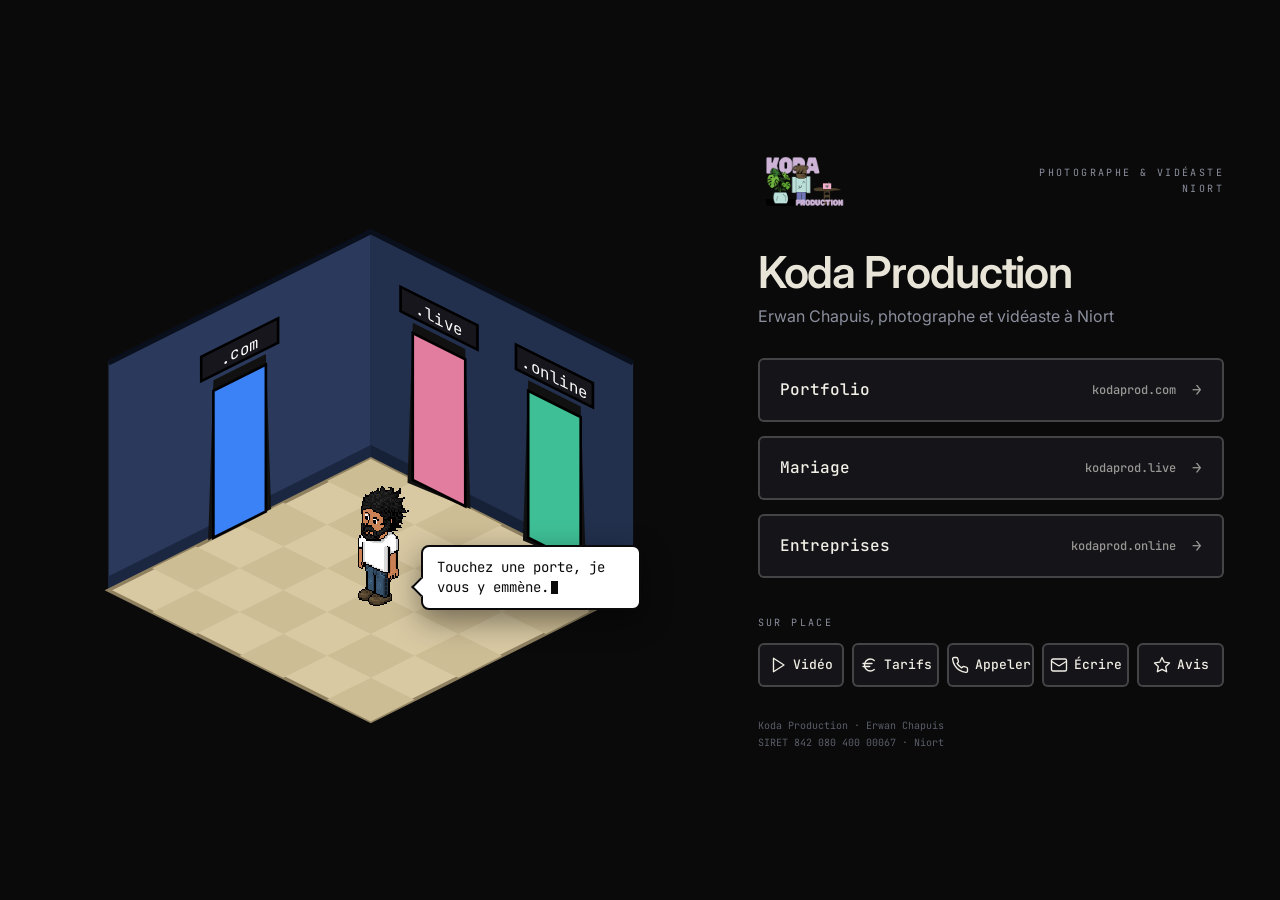
<file: index.html>
<!DOCTYPE html>
<html lang="fr">
<head>
<meta charset="UTF-8">
<meta name="viewport" content="width=device-width, initial-scale=1.0">
<title>Koda Production · Erwan Chapuis · Photographe & Vidéaste à Niort</title>
<meta name="description" content="Tous les liens Koda Production : offres mariage, portfolio, contact. Erwan Chapuis, photographe & vidéaste à Niort.">

<meta property="og:title" content="Koda Production · Erwan Chapuis">
<meta property="og:description" content="Photographe & vidéaste à Niort. Toutes mes offres et liens en un endroit.">
<meta property="og:type" content="website">
<meta property="og:locale" content="fr_FR">
<meta property="og:url" content="https://kodaprod.space/">
<meta property="og:image" content="https://kodaprod.space/logo.svg">
<meta name="twitter:card" content="summary">
<meta name="twitter:title" content="Koda Production · Erwan Chapuis">
<meta name="twitter:description" content="Photographe & vidéaste à Niort. Mariage, portrait, événementiel, marques & commerces.">
<meta name="twitter:image" content="https://kodaprod.space/logo.svg">
<meta name="geo.region" content="FR-79">
<meta name="geo.placename" content="Niort">
<meta name="geo.position" content="46.32489;-0.46272">
<meta name="ICBM" content="46.32489, -0.46272">
<meta name="author" content="Erwan Chapuis · Koda Production">
<meta name="keywords" content="photographe Niort, vidéaste Niort, photographe mariage Deux-Sèvres, Koda Production, Erwan Chapuis, photographe Nouvelle-Aquitaine, photographe La Rochelle, photographe Poitiers, photographe Charente-Maritime, photographe Vendée">
<link rel="canonical" href="https://kodaprod.space/">

<link rel="icon" type="image/svg+xml" href="logo.svg">

<link rel="preconnect" href="https://fonts.googleapis.com">
<link rel="preconnect" href="https://fonts.gstatic.com" crossorigin>
<link href="https://fonts.googleapis.com/css2?family=Inter:wght@400;500;600&family=JetBrains+Mono:wght@400;500&display=swap" rel="stylesheet">

<link rel="stylesheet" href="/accueil.css">
<meta name="theme-color" content="#0A0A0B">

<script type="application/ld+json">
{
  "@context": "https://schema.org",
  "@type": "Photographer",
  "@id": "https://kodaprod.space/#photographer",
  "name": "Koda Production",
  "alternateName": "Erwan Chapuis",
  "description": "Photographe & vidéaste basé à Niort. Mariage, portrait, événementiel, immobilier, marques et commerces. Déplacement Deux-Sèvres, Charente-Maritime, Vienne et Vendée.",
  "image": "https://kodaprod.space/logo.svg",
  "logo": "https://kodaprod.space/logo.svg",
  "url": "https://kodaprod.space",
  "telephone": "+33625889088",
  "email": "kodaproduction.contact@gmail.com",
  "priceRange": "€€-€€€",
  "founder": {
    "@type": "Person",
    "name": "Erwan Chapuis"
  },
  "address": {
    "@type": "PostalAddress",
    "streetAddress": "11 rue Henri Clouzot",
    "addressLocality": "Niort",
    "postalCode": "79000",
    "addressRegion": "Nouvelle-Aquitaine",
    "addressCountry": "FR"
  },
  "geo": {
    "@type": "GeoCoordinates",
    "latitude": 46.32489,
    "longitude": -0.46272
  },
  "areaServed": [
    {"@type": "AdministrativeArea", "name": "Deux-Sèvres"},
    {"@type": "AdministrativeArea", "name": "Charente-Maritime"},
    {"@type": "AdministrativeArea", "name": "Vienne"},
    {"@type": "AdministrativeArea", "name": "Vendée"}
  ],
  "aggregateRating": {
    "@type": "AggregateRating",
    "ratingValue": "5.0",
    "reviewCount": "9",
    "bestRating": "5",
    "worstRating": "1"
  },
  "openingHoursSpecification": [{
    "@type": "OpeningHoursSpecification",
    "dayOfWeek": ["Monday","Tuesday","Wednesday","Thursday","Friday","Saturday"],
    "opens": "09:00",
    "closes": "19:00"
  }],
  "sameAs": [
    "https://kodaprod.com",
    "https://kodaprod.live",
    "https://kodaprod.online"
  ],
  "vatID": "FR81842080400",
  "taxID": "842 080 400 00067",
  "knowsAbout": [
    "Photographie de mariage",
    "Photographie portrait",
    "Photographie événementielle",
    "Photographie immobilière",
    "Vidéographie",
    "Direction artistique"
  ]
}
</script>
<style>
  .page { position: relative; min-height: 100dvh; display: flex; flex-direction: column; gap: 22px;
          padding: 28px 16px 28px; max-width: 460px; margin: 0 auto; }
  .tete { display: flex; align-items: center; justify-content: space-between; }
  .tete img { height: 44px; width: auto; }
  .tete .surtitre { text-align: right; line-height: 1.6; }

  /* la scène : un coin de pièce façon Habbo, trois portes */
  .scene { position: relative; width: 100%; aspect-ratio: 360 / 340; }
  .scene svg { position: absolute; inset: 0; width: 100%; height: 100%; overflow: visible; }
  .scene .porte-svg { cursor: pointer; }
  .scene .porte-svg:hover .panneau { filter: brightness(1.12); }
  .koda { position: absolute; width: 14%; transform: translate(-50%, -100%); z-index: 2; pointer-events: none; }
  .koda img { display: block; width: 100%; height: auto; }
  .scene .bulle { position: absolute; left: 58%; top: 66%; font-size: 12px; max-width: 170px; padding: 8px 11px; z-index: 3; }
  /* une porte « éclairée » : survolée, ou désignée par son bouton */
  .scene .porte-svg .panneau { transition: filter .25s; }
  .scene .porte-svg.eclaire .panneau { filter: brightness(1.18) drop-shadow(0 0 6px var(--lueur)); }
  .scene .porte-svg.eclaire .plaque-fond { stroke: var(--lueur); }

  /* le titre : caché au téléphone (le logo suffit), montré sur ordinateur */
  .titre { position: absolute; width: 1px; height: 1px; overflow: hidden; clip: rect(0 0 0 0); white-space: nowrap; }
  .shift-domaines .fleche { display: none; }

  /*
    ORDINATEUR (27-09-2026, retour d'Erwan : « la version mobile est bien,
    sur PC il faut la réadapter »). La colonne de téléphone restait perdue
    au milieu d'un écran de 1440. Ici : deux colonnes, tout tient sans
    défiler ; la pièce en grand à gauche, le texte et les boutons à droite.
    Et ce que seule la souris permet : survoler un domaine éclaire sa porte
    et tourne Koda vers elle ; survoler une porte marque son bouton.
  */
  @media (min-width: 1024px) {
    .page { max-width: 1560px; min-height: 100dvh; padding: 40px 56px; gap: 0 72px;
            display: grid; align-content: center; align-items: start;
            grid-template-columns: minmax(0, 1.35fr) minmax(360px, 1fr);
            grid-template-areas: "scene tete" "scene titre" "scene domaines" "scene place" "scene pied"; }
    .scene { grid-area: scene; align-self: center; width: min(100%, calc((100dvh - 80px) * 360 / 340)); justify-self: center; }
    .scene .bulle { font-size: 14px; max-width: 220px; padding: 10px 14px; }
    .tete { grid-area: tete; margin-bottom: 36px; }
    .tete img { height: 64px; }
    .titre { grid-area: titre; position: static; width: auto; height: auto; overflow: visible; clip: auto; white-space: normal; margin-bottom: 32px; }
    .titre .nom { display: block; font-size: 44px; font-weight: 600; letter-spacing: -.025em; line-height: 1.05; }
    .titre .suite { display: block; margin-top: 10px; font-size: 16px; font-weight: 400; color: var(--texte-doux); }
    .titre .liaison { display: none; }   /* le « · » de liaison, utile à la lecture d'une ligne, pas à deux */
    .shift-domaines { grid-area: domaines; flex-direction: column; flex-wrap: nowrap; gap: 12px; margin-bottom: 36px; }
    .shift-domaines a > span { flex-direction: row; justify-content: space-between; align-items: center; gap: 16px;
                               min-height: 64px; padding: 0 20px; font-size: 16px; transform-origin: top right; }
    /* bouton large : la bascule des petits onglets découvrait le fond crème ; ici le bord prend la couleur de la porte */
    .shift-domaines a, .shift-domaines a:hover, .shift-domaines a.survol { background: transparent; border-bottom-color: transparent; }
    .shift-domaines a:hover > span, .shift-domaines a.survol > span { transform: none; border-color: var(--c); background: #1d1d24; }
    .shift-domaines a:hover > span small, .shift-domaines a.survol > span small { color: var(--c); opacity: 1; }
    .shift-domaines a > span small { font-size: 12px; margin-left: auto; }
    .shift-domaines .fleche { display: inline; font-size: 16px; opacity: .6; transition: transform .2s, opacity .2s; }
    .shift-domaines a:hover .fleche, .shift-domaines a.survol .fleche { transform: translateX(4px); opacity: 1; color: var(--c); }
    .page > section { grid-area: place; margin-bottom: 28px; }
    .page > section .titre-bloc { text-align: left; }
    .shift-place { display: grid; grid-template-columns: repeat(5, minmax(0, 1fr)); gap: 8px; }
    .shift-place a > span { padding: 0 8px; font-size: 13px; gap: 6px; }
    .pied { grid-area: pied; text-align: left; }
  }

</style>
</head>
<body>
<div class="etoiles"></div>
<main class="page">
  <h1 class="titre"><span class="nom">Koda Production</span><span class="suite"><span class="liaison"> · </span>Erwan Chapuis, photographe et vidéaste à Niort</span></h1>
  <header class="tete">
    <img src="/img/koda/koda-logo.png" width="480" height="326" alt="Koda Production">
    <p class="surtitre">Photographe &amp; vidéaste<br>Niort</p>
  </header>

  <div class="scene" id="scene">
    <svg viewBox="0 0 360 340" id="svg" aria-label="Un coin de pièce avec trois portes"></svg>
    <div class="koda" id="koda"><img class="pixel" id="kodaImg" src="/img/koda/hb_or_debout_4_0.png" alt="Koda"></div>
    <div class="bulle" id="bulle"></div>
  </div>

  <nav class="shift shift-domaines" aria-label="Les trois sites">
    <a href="https://kodaprod.com" data-porte="0" style="--c:#3b82f6"><span>Portfolio<small>kodaprod.com</small><i class="fleche" aria-hidden="true">→</i></span></a>
    <a href="https://kodaprod.live" data-porte="1" style="--c:#e27da0"><span>Mariage<small>kodaprod.live</small><i class="fleche" aria-hidden="true">→</i></span></a>
    <a href="https://kodaprod.online" data-porte="2" style="--c:#3fbf95"><span>Entreprises<small>kodaprod.online</small><i class="fleche" aria-hidden="true">→</i></span></a>
  </nav>

  <section>
    <p class="surtitre titre-bloc">Sur place</p>
    <nav class="shift shift-place" aria-label="Sur place">
      <a href="/video/" aria-label="Vidéo et drone"><span><svg class="ico" viewBox="0 0 24 24" aria-hidden="true"><polygon points="6 3 20 12 6 21 6 3"/></svg>Vidéo</span></a>
      <a href="/tarifs/" aria-label="Tarifs immobilier"><span><svg class="ico" viewBox="0 0 24 24" aria-hidden="true"><path d="M4 10h12"/><path d="M4 14h9"/><path d="M19 6a7.7 7.7 0 0 0-5.2-2A7.9 7.9 0 0 0 6 12c0 4.4 3.5 8 7.8 8 2 0 3.8-.8 5.2-2"/></svg>Tarifs</span></a>
      <a href="tel:+33625889088" aria-label="Appeler le 06 25 88 90 88"><span><svg class="ico" viewBox="0 0 24 24" aria-hidden="true"><path d="M22 16.92v3a2 2 0 0 1-2.18 2 19.79 19.79 0 0 1-8.63-3.07 19.5 19.5 0 0 1-6-6 19.79 19.79 0 0 1-3.07-8.67A2 2 0 0 1 4.11 2h3a2 2 0 0 1 2 1.72 12.84 12.84 0 0 0 .7 2.81 2 2 0 0 1-.45 2.11L8.09 9.91a16 16 0 0 0 6 6l1.27-1.27a2 2 0 0 1 2.11-.45 12.84 12.84 0 0 0 2.81.7A2 2 0 0 1 22 16.92z"/></svg>Appeler</span></a>
      <a href="mailto:kodaproduction.contact@gmail.com" aria-label="Écrire un e-mail"><span><svg class="ico" viewBox="0 0 24 24" aria-hidden="true"><rect x="2" y="4" width="20" height="16" rx="2"/><path d="m22 7-8.97 5.7a1.94 1.94 0 0 1-2.06 0L2 7"/></svg>Écrire</span></a>
      <a href="https://www.google.com/maps/search/?api=1&amp;query=Koda+Production+Niort" target="_blank" rel="noopener" aria-label="Avis Google, 5,0 sur 9 avis"><span><svg class="ico" viewBox="0 0 24 24" aria-hidden="true"><polygon points="12 2 15.09 8.26 22 9.27 17 14.14 18.18 21.02 12 17.77 5.82 21.02 7 14.14 2 9.27 8.91 8.26 12 2"/></svg>Avis</span></a>
    </nav>
  </section>
  <p class="pied">Koda Production · Erwan Chapuis<br>SIRET 842 080 400 00067 · Niort</p>
</main>

<script src="/accueil.js"></script>
<script>
  /* Géométrie isométrique : sol en losange, deux murs sur les arêtes du fond. */
  const NS = 'http://www.w3.org/2000/svg';
  const svg = document.getElementById('svg');
  const el = (tag, attrs, parent = svg) => { const e = document.createElementNS(NS, tag); for (const k in attrs) e.setAttribute(k, attrs[k]); parent.append(e); return e; };
  const pts = (a) => a.map((p) => p.join(',')).join(' ');
  const G = { x: 30, y: 250 }, H = { x: 180, y: 175 }, D = { x: 330, y: 250 }, B = { x: 180, y: 325 }, MUR = 130;
  const surG = (t) => [G.x + (H.x - G.x) * t, G.y + (H.y - G.y) * t];   // arête gauche
  const surD = (t) => [H.x + (D.x - H.x) * t, H.y + (D.y - H.y) * t];   // arête droite
  const haut = ([x, y], h = MUR) => [x, y - h];

  // murs
  el('polygon', { points: pts([[G.x, G.y], [H.x, H.y], haut([H.x, H.y]), haut([G.x, G.y])]), fill: '#2b3a5c' });
  el('polygon', { points: pts([[H.x, H.y], [D.x, D.y], haut([D.x, D.y]), haut([H.x, H.y])]), fill: '#22304d' });
  el('polyline', { points: pts([haut([G.x, G.y]), haut([H.x, H.y]), haut([D.x, D.y])]), fill: 'none', stroke: '#0a0f1c', 'stroke-width': 3 });
  // plinthe
  el('polygon', { points: pts([[G.x, G.y], [H.x, H.y], haut([H.x, H.y], 8), haut([G.x, G.y], 8)]), fill: '#1b2640' });
  el('polygon', { points: pts([[H.x, H.y], [D.x, D.y], haut([D.x, D.y], 8), haut([H.x, H.y], 8)]), fill: '#162036' });
  // sol en damier
  el('polygon', { points: pts([[G.x, G.y], [H.x, H.y], [D.x, D.y], [B.x, B.y]]), fill: '#d8c9a3', stroke: '#8f8160', 'stroke-width': 2 });
  const N = 6;
  for (let i = 0; i < N; i++) for (let j = 0; j < N; j++) {
    if ((i + j) % 2) continue;
    const c = (u, v) => [H.x + (D.x - H.x) * u / N + (G.x - H.x) * v / N, H.y + (D.y - H.y) * u / N + (G.y - H.y) * v / N];
    el('polygon', { points: pts([c(i, j), c(i + 1, j), c(i + 1, j + 1), c(i, j + 1)]), fill: '#cdbd95' });
  }

  /* les portes : [arête, t0, t1, couleur, lumière, domaine] */
  const PORTES = [
    { arete: surG, t0: .40, t1: .60, c: '#3b82f6', c2: '#1d4fb8', lum: '#cfe0ff', dom: '.com', url: 'https://kodaprod.com', dit: 'Faites comme chez vous.', dir: 6 },
    { arete: surD, t0: .16, t1: .36, c: '#e27da0', c2: '#a8466b', lum: '#ffe3ee', dom: '.live', url: 'https://kodaprod.live', dit: 'Félicitations, au fait !', dir: 0 },
    { arete: surD, t0: .60, t1: .80, c: '#3fbf95', c2: '#1f7d5f', lum: '#dcfff2', dom: '.online', url: 'https://kodaprod.online', dit: 'On parle de votre marque ?', dir: 0 },
  ];
  const HP = 84;
  PORTES.forEach((p, k) => {
    const a = p.arete(p.t0), b = p.arete(p.t1);
    const g = el('g', { class: 'porte-svg', 'data-k': k, style: `--lueur:${p.c}` });
    p.g = g;
    // chambranle
    el('polygon', { points: pts([[a[0] - 3, a[1] + 1.5], [b[0] + 3, b[1] + (b[1] > a[1] ? 1.5 : -1.5)], haut(b, HP + 6), haut(a, HP + 6)]), fill: '#111', }, g);
    // la lumière derrière
    el('polygon', { points: pts([a, b, haut(b, HP), haut(a, HP)]), fill: p.lum }, g);
    // le battant (se replie à l'ouverture)
    p.panneau = el('polygon', { class: 'panneau', points: pts([a, b, haut(b, HP), haut(a, HP)]), fill: p.c, stroke: '#000', 'stroke-width': 1.5 }, g);
    p.a = a; p.b = b;
    // la plaque, couchée sur le mur
    const m = [(a[0] + b[0]) / 2, (a[1] + b[1]) / 2 - HP - 14];
    const pente = (b[1] - a[1]) / (b[0] - a[0]);
    const plaque = el('g', { transform: `matrix(1 ${pente} 0 1 ${m[0]} ${m[1]})` }, g);
    el('rect', { class: 'plaque-fond', x: -22, y: -9, width: 44, height: 14, fill: '#16161c', stroke: '#000', 'stroke-width': 1.5 }, plaque);
    el('text', { x: 0, y: 2, 'text-anchor': 'middle', 'font-family': 'JetBrains Mono', 'font-size': 9, fill: '#fff' }, plaque).textContent = p.dom;
    g.addEventListener('click', () => aller(k));
  });

  /*
    Toutes les images de Koda chargées d'avance : une orientation affichée
    pour la première fois n'était pas encore arrivée, et Koda disparaissait
    le temps de la télécharger (« il spawn et despawn », Erwan, 28-09).
    Gardées en mémoire, elles s'affichent instantanément.
  */
  const SPRITES = [
    ...[0, 1, 2, 3, 4, 5, 6, 7].map((d) => `/img/koda/hb_or_debout_${d}_0.png`),
    ...[0, 6].flatMap((d) => [0, 1, 2, 3].map((f) => `/img/koda/hb_or_marche_${d}_${f}.png`)),
  ];
  const enMemoire = SPRITES.map((src) => { const i = new Image(); i.src = src; i.decode?.().catch(() => {}); return i; });

  /* Koda : au centre du sol, il marche jusqu'à la porte choisie */
  const scene = document.getElementById('scene'), koda = document.getElementById('koda'), img = document.getElementById('kodaImg');
  let pos = [185, 262];
  const placer = ([x, y]) => { koda.style.left = (x / 360 * 100) + '%'; koda.style.top = (y / 340 * 100) + '%'; };
  placer(pos);
  let occupe = false;
  const aller = (k) => {
    if (occupe) return; occupe = true;
    const p = PORTES[k];
    const mil = [(p.a[0] + p.b[0]) / 2, (p.a[1] + p.b[1]) / 2];
    // un pas devant la porte, dans la pièce
    const cible = [mil[0] + (p.arete === surG ? 22 : -22), mil[1] + 16];
    const depart = pos.slice(), t0 = performance.now(), duree = 900;
    Koda.taper(document.getElementById('bulle'), p.dit, 26);
    const pas = (t) => {
      const u = Math.min(1, (t - t0) / duree);
      pos = [depart[0] + (cible[0] - depart[0]) * u, depart[1] + (cible[1] - depart[1]) * u];
      placer(pos);
      img.src = `/img/koda/hb_or_marche_${p.dir}_${Math.floor((t - t0) / 110) % 4}.png`;
      if (u < 1) return requestAnimationFrame(pas);
      img.src = `/img/koda/hb_or_debout_${p.dir}_0.png`;
      ouvrir(p);
    };
    requestAnimationFrame(pas);
  };
  const ouvrir = (p) => {
    const t0 = performance.now();
    const anim = (t) => {
      const u = Math.min(1, (t - t0) / 500), l = 1 - .82 * u;   // le battant se replie sur son gond
      const b2 = [p.a[0] + (p.b[0] - p.a[0]) * l, p.a[1] + (p.b[1] - p.a[1]) * l];
      p.panneau.setAttribute('points', pts([p.a, b2, haut(b2, HP), haut(p.a, HP)]));
      if (u < 1) return requestAnimationFrame(anim);
      Koda.partir(p.url, `https://<b>kodaprod${p.dom}</b>`);
      p.fermer = () => { p.panneau.setAttribute('points', pts([p.a, p.b, haut(p.b, HP), haut(p.a, HP)])); };
    };
    requestAnimationFrame(anim);
  };
  /* Shift Tabs (Animata, les onglets de kodaprod.com) : l'onglet touché se marque,
     puis Koda marche jusqu'à la porte, ou le lien part. */
  const domaines = [...document.querySelectorAll('.shift-domaines a')];
  domaines.forEach((a) => a.addEventListener('click', (e) => {
    e.preventDefault();
    domaines.forEach((x) => x.classList.toggle('choisi', x === a));
    setTimeout(() => aller(+a.dataset.porte), 180);
  }));
  // À la souris : le bouton éclaire sa porte et tourne Koda vers elle ; la porte marque son bouton.
  if (matchMedia('(hover: hover) and (pointer: fine)').matches) {
    /*
      Koda se tourne VERS la porte survolée (de dos, comme quand il y
      marche : 6 pour .com, 0 pour .live et .online), cran par cran (8
      orientations Habbo, 80 ms le cran) par le chemin le plus court.
      Il ne revient à sa pose de repos (4) qu'après 1,2 s sans survol :
      passer d'un bouton à l'autre le fait tourner directement vers la
      nouvelle porte, sans repasser par la face. Retours d'Erwan du 28-09.
    */
    const REGARD = PORTES.map((p) => p.dir), REPOS_DIR = 4, ATTENTE_REPOS = 1200;
    let pivot = 0, retour = 0;
    // l'orientation se lit sur l'image : après une marche ou un retour arrière, elle reste juste
    const dirAffichee = () => { const m = img.src.match(/debout_(\d)_0/); return m ? +m[1] : REPOS_DIR; };
    const tourner = (cible) => {
      clearTimeout(pivot);
      const cran = () => {
        const d = dirAffichee();
        if (occupe || d === cible) return;
        const suivante = (d + ((cible - d + 8) % 8 <= 4 ? 1 : 7)) % 8;
        img.src = `/img/koda/hb_or_debout_${suivante}_0.png`;
        pivot = setTimeout(cran, 80);
      };
      cran();
    };
    const designer = (k) => {
      PORTES.forEach((p, i) => p.g.classList.toggle('eclaire', i === k));
      domaines.forEach((a, i) => a.classList.toggle('survol', i === k));
      clearTimeout(retour);
      if (k === null) retour = setTimeout(() => tourner(REPOS_DIR), ATTENTE_REPOS);
      else tourner(REGARD[k]);
    };
    domaines.forEach((a, k) => { a.addEventListener('mouseenter', () => designer(k)); a.addEventListener('mouseleave', () => designer(null)); });
    PORTES.forEach((p, k) => { p.g.addEventListener('mouseenter', () => designer(k)); p.g.addEventListener('mouseleave', () => designer(null)); });
  }
  document.querySelectorAll('.shift-place a').forEach((a) => a.addEventListener('click', (e) => {
    a.classList.add('choisi');
    setTimeout(() => a.classList.remove('choisi'), 1400);
    if (a.target === '_blank') return;          // l'onglet neuf s'ouvre tout seul
    e.preventDefault();
    setTimeout(() => (location.href = a.href), 300);
  }));
  Koda.taper(document.getElementById('bulle'), 'Touchez une porte, je vous y emmène.');
  // Retour arrière depuis un des sites : la page revient du cache telle qu'on l'a quittée,
  // porte ouverte et Koda devant. On remet la pièce en ordre.
  addEventListener('pageshow', (e) => {
    if (!e.persisted) return;
    PORTES.forEach((p) => p.fermer?.());
    pos = [185, 262]; placer(pos); img.src = '/img/koda/hb_or_debout_4_0.png'; occupe = false;
    document.querySelector('.redirection')?.classList.remove('visible');
    document.querySelectorAll('.shift .choisi').forEach((x) => x.classList.remove('choisi'));
    Koda.taper(document.getElementById('bulle'), 'Re-bonjour ! Une autre porte ?');
  });
</script>
</body>
</html>
</file>
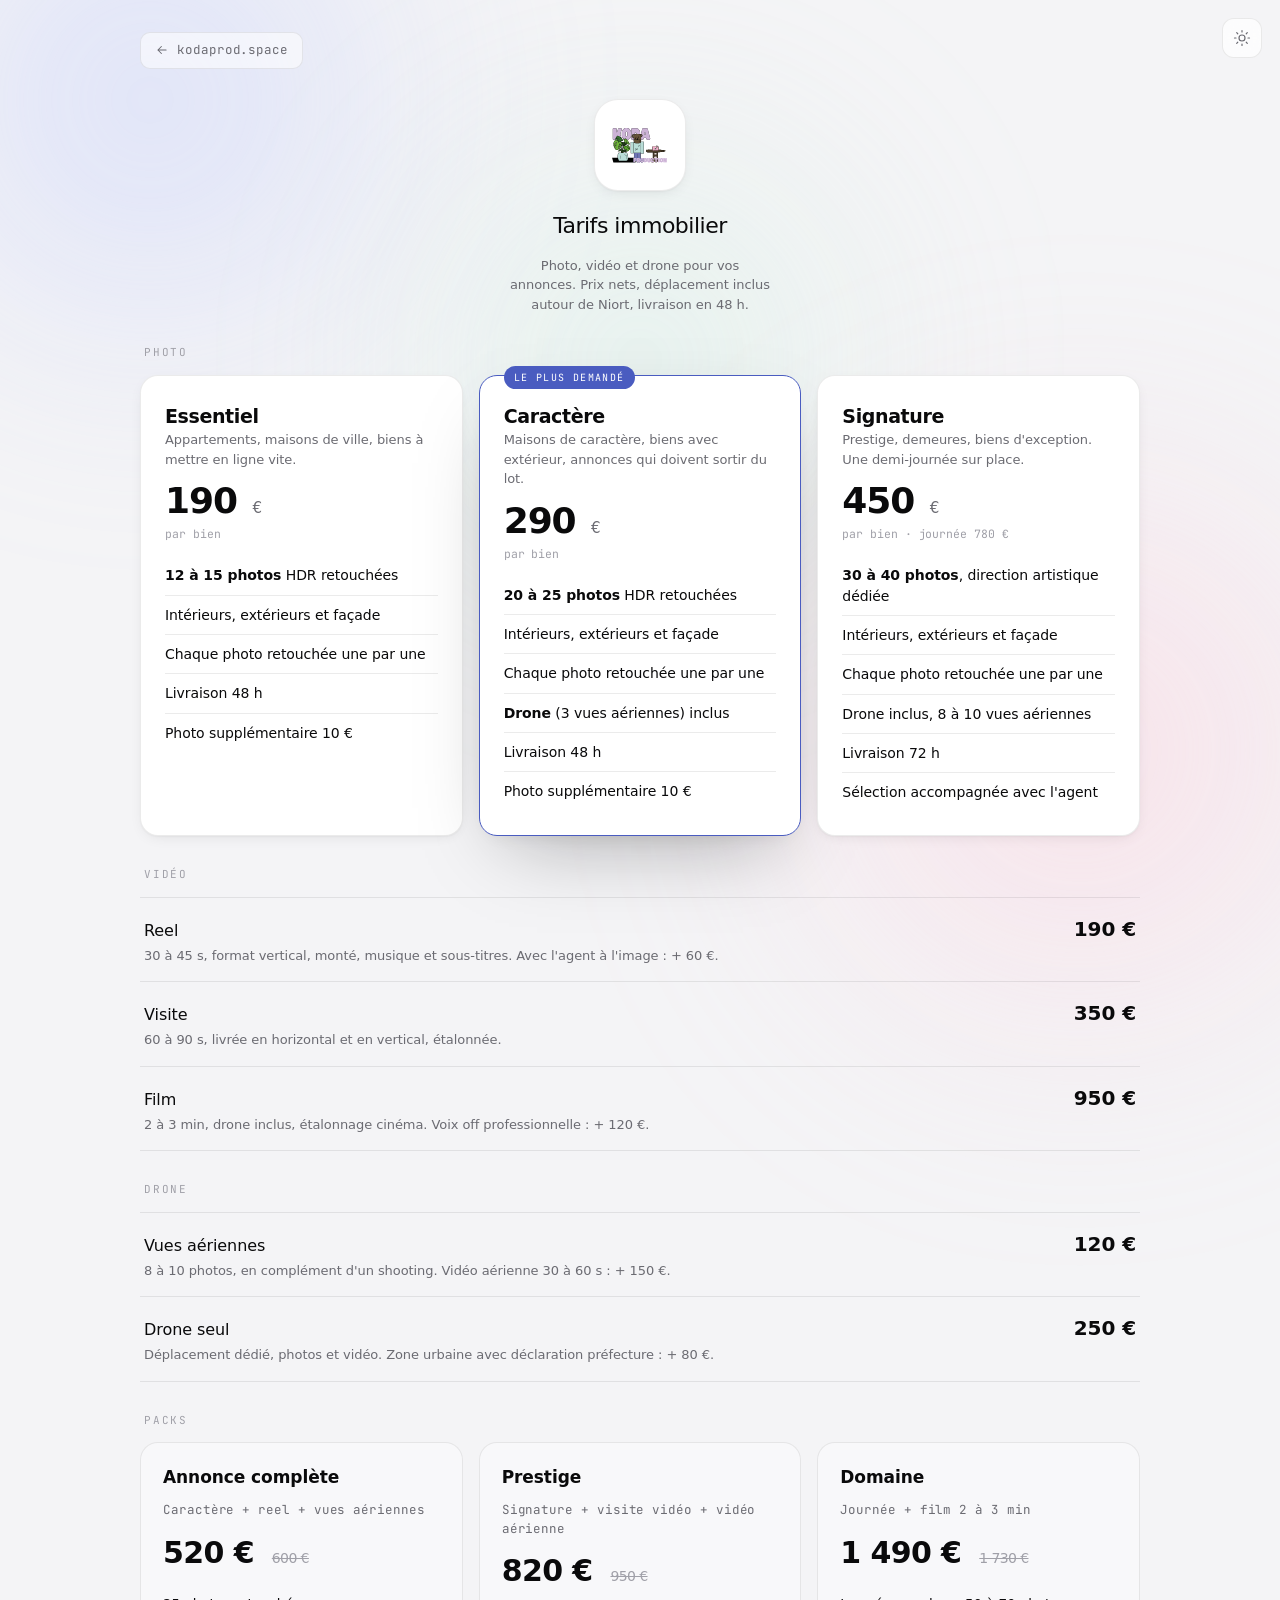
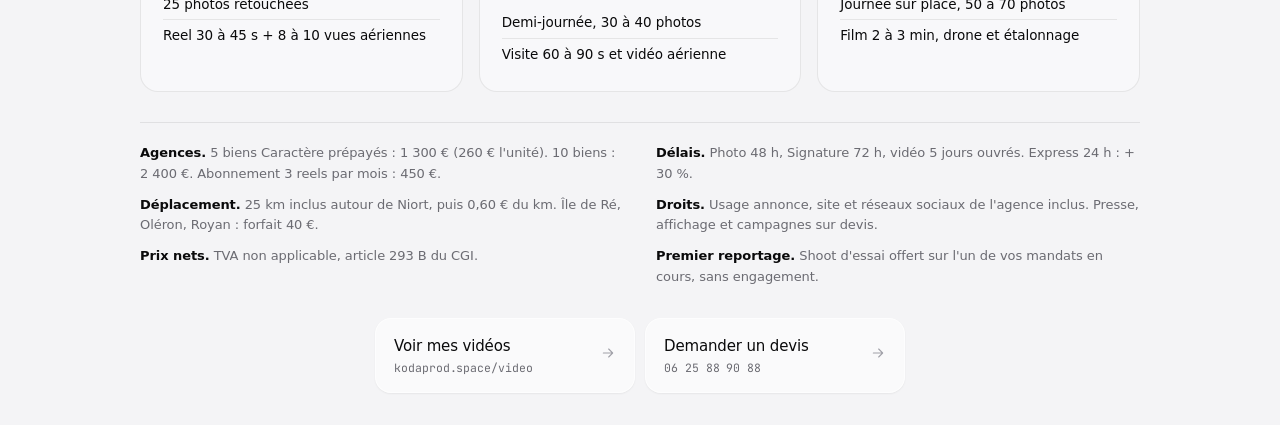
<file: tarifs/index.html>
<!DOCTYPE html>
<html lang="fr" data-theme="light">
<head>
<meta charset="UTF-8">
<meta name="viewport" content="width=device-width, initial-scale=1.0">
<title>Tarifs immobilier · Koda Production · Erwan Chapuis</title>
<meta name="description" content="Tarifs photo, vidéo et drone pour l'immobilier. Koda Production, Erwan Chapuis, photographe et vidéaste à Niort. Prix nets, déplacement inclus, livraison 48 h.">

<meta property="og:title" content="Tarifs immobilier · Koda Production">
<meta property="og:description" content="Photo, vidéo et drone pour vos annonces. Prix nets, livraison 48 h, déplacement inclus autour de Niort.">
<meta property="og:type" content="website">
<meta property="og:locale" content="fr_FR">
<meta property="og:url" content="https://kodaprod.space/tarifs/">
<meta property="og:image" content="https://kodaprod.space/logo.svg">
<link rel="canonical" href="https://kodaprod.space/tarifs/">

<link rel="icon" type="image/svg+xml" href="/logo.svg">

<link rel="preconnect" href="https://fonts.googleapis.com">
<link rel="preconnect" href="https://fonts.gstatic.com" crossorigin>
<link href="https://fonts.googleapis.com/css2?family=Inter:wght@400;500;600&family=JetBrains+Mono:wght@400;500&display=swap" rel="stylesheet">

<link rel="stylesheet" href="/styles.css">
<style>
  .thub { max-width: 1000px; width: 100%; display: flex; flex-direction: column; align-items: center; gap: 30px; }
  .v-back {
    align-self: flex-start; display: inline-flex; align-items: center; gap: 8px;
    font-size: 12.5px; color: var(--muted); font-family: var(--mono);
    padding: 8px 14px; border-radius: 10px; background: var(--glass);
    border: 1px solid var(--hair); transition: color .15s, transform .15s;
  }
  .v-back:hover { color: var(--ink); transform: translateX(-2px); }
  .v-back svg { width: 14px; height: 14px; stroke-width: 1.8; }

  .t-section { width: 100%; }
  .t-label {
    font-family: var(--mono); font-size: 11px; letter-spacing: .16em;
    text-transform: uppercase; color: var(--faint); margin: 0 0 14px; padding-left: 4px;
  }

  .t-cards { display: grid; grid-template-columns: repeat(3, 1fr); gap: 16px; }
  .t-card {
    position: relative; display: flex; flex-direction: column; gap: 14px;
    padding: 26px 24px 24px; border-radius: var(--r-lg);
    background: var(--surface); border: 1px solid var(--hair);
    box-shadow: var(--shadow-md);
  }
  .t-card.is-featured { border-color: var(--accent-blue); box-shadow: var(--shadow-lg); }
  .t-badge {
    position: absolute; top: -10px; left: 24px;
    font-family: var(--mono); font-size: 10px; letter-spacing: .14em; text-transform: uppercase;
    background: var(--accent-blue); color: #fff; padding: 4px 10px; border-radius: 999px;
  }
  .t-name { font-size: 19px; font-weight: 600; letter-spacing: -0.02em; color: var(--ink); }
  .t-for { font-size: 13px; color: var(--muted); line-height: 1.5; min-height: 38px; }
  .t-price { font-size: 36px; font-weight: 600; letter-spacing: -0.03em; color: var(--ink); line-height: 1; }
  .t-price span { font-size: 15px; font-weight: 400; color: var(--muted); margin-left: 4px; }
  .t-unit { font-family: var(--mono); font-size: 11.5px; color: var(--faint); margin-top: 7px; line-height: 1.4; }
  .t-list { list-style: none; padding: 0; margin: 0; display: flex; flex-direction: column; }
  .t-list li {
    font-size: 14px; color: var(--ink); padding: 9px 0;
    border-top: 1px solid var(--hair); line-height: 1.45;
  }
  .t-list li:first-child { border-top: 0; }
  .t-list b { font-weight: 600; }

  .t-rows { width: 100%; border-top: 1px solid var(--hair); }
  .t-row {
    display: grid; grid-template-columns: 1fr auto; gap: 20px; align-items: baseline;
    padding: 16px 4px; border-bottom: 1px solid var(--hair);
  }
  .t-row-name { font-size: 16px; font-weight: 500; color: var(--ink); }
  .t-row-desc { font-size: 13px; color: var(--muted); margin-top: 3px; line-height: 1.5; }
  .t-row-price { font-size: 20px; font-weight: 600; color: var(--ink); white-space: nowrap; }

  .t-packs { display: grid; grid-template-columns: repeat(3, 1fr); gap: 16px; }
  .t-pack {
    padding: 22px; border-radius: var(--r-lg);
    background: var(--surface-2, var(--glass)); border: 1px solid var(--hair);
    display: flex; flex-direction: column; gap: 10px;
  }
  .t-pack-name { font-size: 17px; font-weight: 600; color: var(--ink); }
  .t-pack-desc { font-size: 12.5px; color: var(--muted); font-family: var(--mono); }
  .t-pack-price { font-size: 30px; font-weight: 600; color: var(--ink); letter-spacing: -0.02em; }
  .t-pack-price s { font-size: 14px; font-weight: 400; color: var(--faint); margin-left: 8px; }
  .t-pack ul { list-style: none; padding: 0; margin: 4px 0 0; }
  .t-pack li { font-size: 13.5px; color: var(--ink); padding: 5px 0; border-top: 1px solid var(--hair); }
  .t-pack li:first-child { border-top: 0; }

  .t-notes {
    width: 100%; display: grid; grid-template-columns: repeat(2, 1fr); gap: 10px 32px;
    padding-top: 20px; border-top: 1px solid var(--hair);
    font-size: 13px; color: var(--muted); line-height: 1.6;
  }
  .t-notes b { color: var(--ink); font-weight: 600; }

  .v-cta { display: flex; gap: 10px; flex-wrap: wrap; justify-content: center; }
  .v-cta .link-card { min-width: 260px; }

  @media (max-width: 860px) {
    .t-cards, .t-packs { grid-template-columns: 1fr; max-width: 420px; margin: 0 auto; }
    .t-notes { grid-template-columns: 1fr; }
    .t-for { min-height: 0; }
  }
</style>
</head>
<body>

<div class="blob-3"></div>

<button class="theme-fab" id="theme-toggle" aria-label="Basculer thème clair / sombre">
  <svg viewBox="0 0 24 24" fill="none" stroke="currentColor" stroke-width="1.6" stroke-linecap="round" stroke-linejoin="round">
    <circle cx="12" cy="12" r="4"/>
    <path d="M12 2v2M12 20v2M4.93 4.93l1.41 1.41M17.66 17.66l1.41 1.41M2 12h2M20 12h2M4.93 19.07l1.41-1.41M17.66 6.34l1.41-1.41"/>
  </svg>
</button>

<main class="thub">

  <a class="v-back anim anim-1" href="/">
    <svg viewBox="0 0 24 24" fill="none" stroke="currentColor" stroke-linecap="round" stroke-linejoin="round"><path d="M19 12H5M11 18l-6-6 6-6"/></svg>
    kodaprod.space
  </a>

  <section class="hero anim anim-1">
    <div class="hero-logo">
      <img src="/logo.svg" alt="Koda Production">
    </div>
    <h1 class="hero-name">Tarifs immobilier</h1>
    <p class="hero-tagline">Photo, vidéo et drone pour vos annonces. Prix nets, déplacement inclus autour de Niort, livraison en 48 h.</p>
  </section>

  <section class="t-section anim anim-2">
    <p class="t-label">Photo</p>
    <div class="t-cards">

      <article class="t-card">
        <div>
          <div class="t-name">Essentiel</div>
          <div class="t-for">Appartements, maisons de ville, biens à mettre en ligne vite.</div>
        </div>
        <div>
          <div class="t-price">190 <span>€</span></div>
          <div class="t-unit">par bien</div>
        </div>
        <ul class="t-list">
          <li><b>12 à 15 photos</b> HDR retouchées</li>
          <li>Intérieurs, extérieurs et façade</li>
          <li>Chaque photo retouchée une par une</li>
          <li>Livraison 48 h</li>
          <li>Photo supplémentaire 10 €</li>
        </ul>
      </article>

      <article class="t-card is-featured">
        <span class="t-badge">Le plus demandé</span>
        <div>
          <div class="t-name">Caractère</div>
          <div class="t-for">Maisons de caractère, biens avec extérieur, annonces qui doivent sortir du lot.</div>
        </div>
        <div>
          <div class="t-price">290 <span>€</span></div>
          <div class="t-unit">par bien</div>
        </div>
        <ul class="t-list">
          <li><b>20 à 25 photos</b> HDR retouchées</li>
          <li>Intérieurs, extérieurs et façade</li>
          <li>Chaque photo retouchée une par une</li>
          <li><b>Drone</b> (3 vues aériennes) inclus</li>
          <li>Livraison 48 h</li>
          <li>Photo supplémentaire 10 €</li>
        </ul>
      </article>

      <article class="t-card">
        <div>
          <div class="t-name">Signature</div>
          <div class="t-for">Prestige, demeures, biens d'exception. Une demi-journée sur place.</div>
        </div>
        <div>
          <div class="t-price">450 <span>€</span></div>
          <div class="t-unit">par bien · journée 780 €</div>
        </div>
        <ul class="t-list">
          <li><b>30 à 40 photos</b>, direction artistique dédiée</li>
          <li>Intérieurs, extérieurs et façade</li>
          <li>Chaque photo retouchée une par une</li>
          <li>Drone inclus, 8 à 10 vues aériennes</li>
          <li>Livraison 72 h</li>
          <li>Sélection accompagnée avec l'agent</li>
        </ul>
      </article>

    </div>
  </section>

  <section class="t-section anim anim-3">
    <p class="t-label">Vidéo</p>
    <div class="t-rows">
      <div class="t-row">
        <div>
          <div class="t-row-name">Reel</div>
          <div class="t-row-desc">30 à 45 s, format vertical, monté, musique et sous-titres. Avec l'agent à l'image : + 60 €.</div>
        </div>
        <div class="t-row-price">190 €</div>
      </div>
      <div class="t-row">
        <div>
          <div class="t-row-name">Visite</div>
          <div class="t-row-desc">60 à 90 s, livrée en horizontal et en vertical, étalonnée.</div>
        </div>
        <div class="t-row-price">350 €</div>
      </div>
      <div class="t-row">
        <div>
          <div class="t-row-name">Film</div>
          <div class="t-row-desc">2 à 3 min, drone inclus, étalonnage cinéma. Voix off professionnelle : + 120 €.</div>
        </div>
        <div class="t-row-price">950 €</div>
      </div>
    </div>
  </section>

  <section class="t-section anim anim-4">
    <p class="t-label">Drone</p>
    <div class="t-rows">
      <div class="t-row">
        <div>
          <div class="t-row-name">Vues aériennes</div>
          <div class="t-row-desc">8 à 10 photos, en complément d'un shooting. Vidéo aérienne 30 à 60 s : + 150 €.</div>
        </div>
        <div class="t-row-price">120 €</div>
      </div>
      <div class="t-row">
        <div>
          <div class="t-row-name">Drone seul</div>
          <div class="t-row-desc">Déplacement dédié, photos et vidéo. Zone urbaine avec déclaration préfecture : + 80 €.</div>
        </div>
        <div class="t-row-price">250 €</div>
      </div>
    </div>
  </section>

  <section class="t-section anim anim-4">
    <p class="t-label">Packs</p>
    <div class="t-packs">
      <article class="t-pack">
        <div class="t-pack-name">Annonce complète</div>
        <div class="t-pack-desc">Caractère + reel + vues aériennes</div>
        <div class="t-pack-price">520 € <s>600 €</s></div>
        <ul>
          <li>25 photos retouchées</li>
          <li>Reel 30 à 45 s + 8 à 10 vues aériennes</li>
        </ul>
      </article>
      <article class="t-pack">
        <div class="t-pack-name">Prestige</div>
        <div class="t-pack-desc">Signature + visite vidéo + vidéo aérienne</div>
        <div class="t-pack-price">820 € <s>950 €</s></div>
        <ul>
          <li>Demi-journée, 30 à 40 photos</li>
          <li>Visite 60 à 90 s et vidéo aérienne</li>
        </ul>
      </article>
      <article class="t-pack">
        <div class="t-pack-name">Domaine</div>
        <div class="t-pack-desc">Journée + film 2 à 3 min</div>
        <div class="t-pack-price">1 490 € <s>1 730 €</s></div>
        <ul>
          <li>Journée sur place, 50 à 70 photos</li>
          <li>Film 2 à 3 min, drone et étalonnage</li>
        </ul>
      </article>
    </div>
  </section>

  <div class="t-notes anim anim-5">
    <div><b>Agences.</b> 5 biens Caractère prépayés : 1 300 € (260 € l'unité). 10 biens : 2 400 €. Abonnement 3 reels par mois : 450 €.</div>
    <div><b>Délais.</b> Photo 48 h, Signature 72 h, vidéo 5 jours ouvrés. Express 24 h : + 30 %.</div>
    <div><b>Déplacement.</b> 25 km inclus autour de Niort, puis 0,60 € du km. Île de Ré, Oléron, Royan : forfait 40 €.</div>
    <div><b>Droits.</b> Usage annonce, site et réseaux sociaux de l'agence inclus. Presse, affichage et campagnes sur devis.</div>
    <div><b>Prix nets.</b> TVA non applicable, article 293 B du CGI.</div>
    <div><b>Premier reportage.</b> Shoot d'essai offert sur l'un de vos mandats en cours, sans engagement.</div>
  </div>

  <nav class="v-cta anim anim-5">
    <a class="link-card" href="/video/">
      <span class="link-body">
        <span class="link-title">Voir mes vidéos</span>
        <span class="link-meta">kodaprod.space/video</span>
      </span>
      <span class="link-arrow" aria-hidden="true">
        <svg viewBox="0 0 24 24" fill="none" stroke="currentColor" stroke-linecap="round" stroke-linejoin="round"><path d="M5 12h14M13 6l6 6-6 6"/></svg>
      </span>
    </a>
    <a class="link-card" href="mailto:kodaproduction.contact@gmail.com">
      <span class="link-body">
        <span class="link-title">Demander un devis</span>
        <span class="link-meta">06 25 88 90 88</span>
      </span>
      <span class="link-arrow" aria-hidden="true">
        <svg viewBox="0 0 24 24" fill="none" stroke="currentColor" stroke-linecap="round" stroke-linejoin="round"><path d="M5 12h14M13 6l6 6-6 6"/></svg>
      </span>
    </a>
  </nav>

</main>

<script>
  (function() {
    const root = document.documentElement;
    const btn = document.getElementById('theme-toggle');
    const stored = localStorage.getItem('koda-theme');
    if (stored === 'dark' || stored === 'light') {
      root.setAttribute('data-theme', stored);
    }
    btn.addEventListener('click', () => {
      const next = root.getAttribute('data-theme') === 'dark' ? 'light' : 'dark';
      root.setAttribute('data-theme', next);
      localStorage.setItem('koda-theme', next);
    });
  })();
</script>

</body>
</html>
</file>
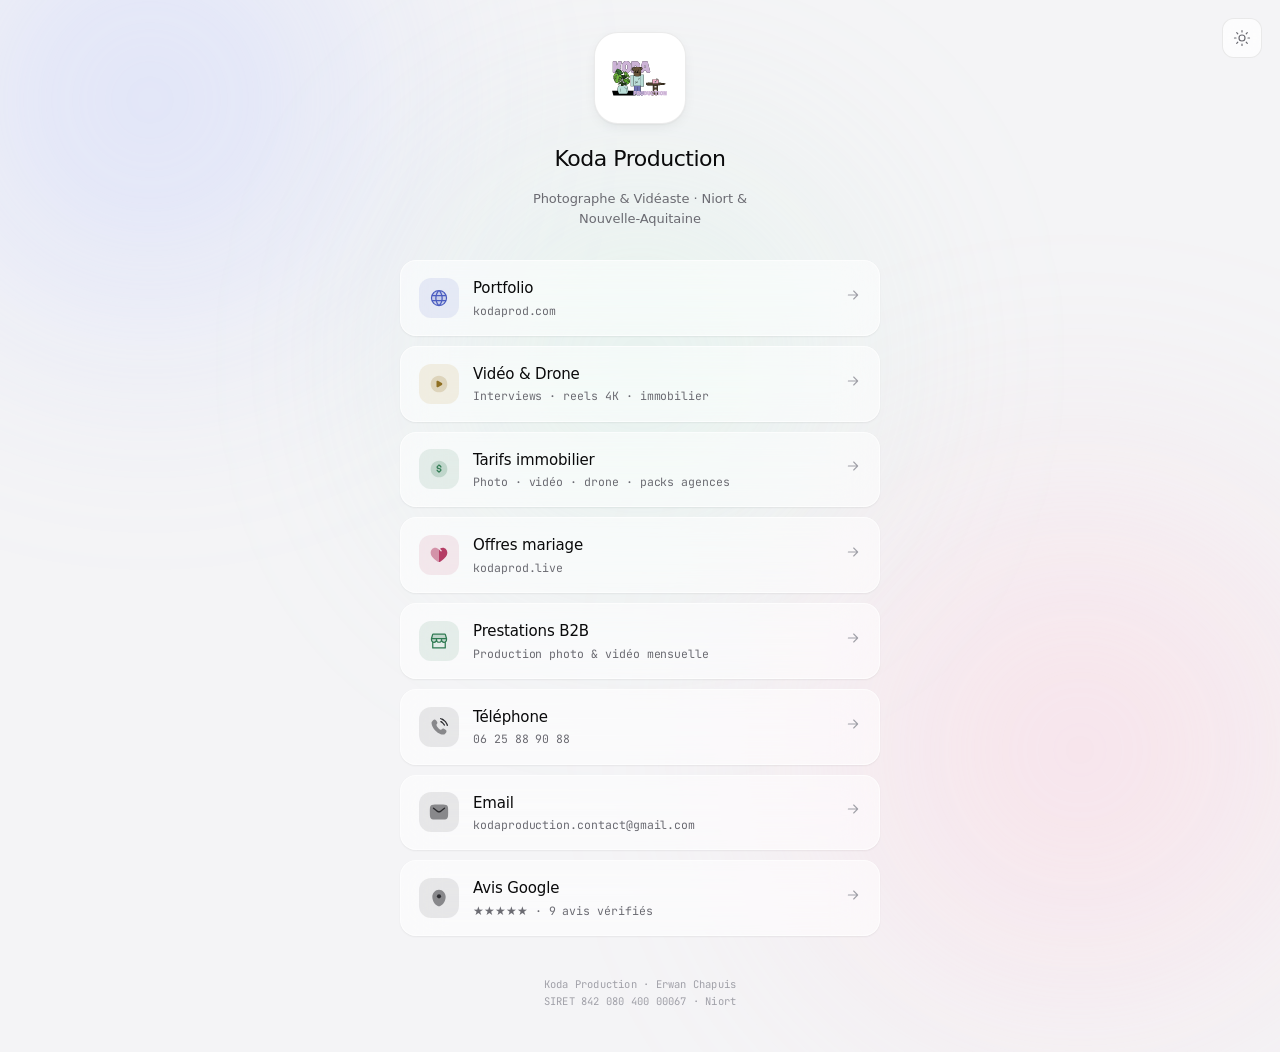
<file: h.html>
<!DOCTYPE html>
<html lang="fr" data-theme="light">
<head>
<meta charset="UTF-8">
<meta name="viewport" content="width=device-width, initial-scale=1.0">
<title>Koda Production · Erwan Chapuis · Photographe & Vidéaste à Niort</title>
<meta name="description" content="Tous les liens Koda Production : offres mariage, portfolio, contact. Erwan Chapuis, photographe & vidéaste à Niort.">

<meta property="og:title" content="Koda Production · Erwan Chapuis">
<meta property="og:description" content="Photographe & vidéaste à Niort. Toutes mes offres et liens en un endroit.">
<meta property="og:type" content="website">
<meta property="og:locale" content="fr_FR">
<meta property="og:url" content="https://kodaprod.space/">
<meta property="og:image" content="https://kodaprod.space/logo.svg">
<meta name="twitter:card" content="summary">
<meta name="twitter:title" content="Koda Production · Erwan Chapuis">
<meta name="twitter:description" content="Photographe & vidéaste à Niort. Mariage, portrait, événementiel, marques & commerces.">
<meta name="twitter:image" content="https://kodaprod.space/logo.svg">
<meta name="geo.region" content="FR-79">
<meta name="geo.placename" content="Niort">
<meta name="geo.position" content="46.32489;-0.46272">
<meta name="ICBM" content="46.32489, -0.46272">
<meta name="author" content="Erwan Chapuis · Koda Production">
<meta name="keywords" content="photographe Niort, vidéaste Niort, photographe mariage Deux-Sèvres, Koda Production, Erwan Chapuis, photographe Nouvelle-Aquitaine, photographe La Rochelle, photographe Poitiers, photographe Charente-Maritime, photographe Vendée">
<link rel="canonical" href="https://kodaprod.space/">

<link rel="icon" type="image/svg+xml" href="logo.svg">

<link rel="preconnect" href="https://fonts.googleapis.com">
<link rel="preconnect" href="https://fonts.gstatic.com" crossorigin>
<link href="https://fonts.googleapis.com/css2?family=Inter:wght@400;500;600&family=JetBrains+Mono:wght@400;500&display=swap" rel="stylesheet">

<link rel="stylesheet" href="styles.css">

<script type="application/ld+json">
{
  "@context": "https://schema.org",
  "@type": "Photographer",
  "@id": "https://kodaprod.space/#photographer",
  "name": "Koda Production",
  "alternateName": "Erwan Chapuis",
  "description": "Photographe & vidéaste basé à Niort. Mariage, portrait, événementiel, immobilier, marques et commerces. Déplacement Deux-Sèvres, Charente-Maritime, Vienne et Vendée.",
  "image": "https://kodaprod.space/logo.svg",
  "logo": "https://kodaprod.space/logo.svg",
  "url": "https://kodaprod.space",
  "telephone": "+33625889088",
  "email": "kodaproduction.contact@gmail.com",
  "priceRange": "€€-€€€",
  "founder": {
    "@type": "Person",
    "name": "Erwan Chapuis"
  },
  "address": {
    "@type": "PostalAddress",
    "streetAddress": "11 rue Henri Clouzot",
    "addressLocality": "Niort",
    "postalCode": "79000",
    "addressRegion": "Nouvelle-Aquitaine",
    "addressCountry": "FR"
  },
  "geo": {
    "@type": "GeoCoordinates",
    "latitude": 46.32489,
    "longitude": -0.46272
  },
  "areaServed": [
    {"@type": "AdministrativeArea", "name": "Deux-Sèvres"},
    {"@type": "AdministrativeArea", "name": "Charente-Maritime"},
    {"@type": "AdministrativeArea", "name": "Vienne"},
    {"@type": "AdministrativeArea", "name": "Vendée"}
  ],
  "aggregateRating": {
    "@type": "AggregateRating",
    "ratingValue": "5.0",
    "reviewCount": "9",
    "bestRating": "5",
    "worstRating": "1"
  },
  "openingHoursSpecification": [{
    "@type": "OpeningHoursSpecification",
    "dayOfWeek": ["Monday","Tuesday","Wednesday","Thursday","Friday","Saturday"],
    "opens": "09:00",
    "closes": "19:00"
  }],
  "sameAs": [
    "https://kodaprod.com",
    "https://kodaprod.live",
    "https://kodaprod.online"
  ],
  "vatID": "FR81842080400",
  "taxID": "842 080 400 00067",
  "knowsAbout": [
    "Photographie de mariage",
    "Photographie portrait",
    "Photographie événementielle",
    "Photographie immobilière",
    "Vidéographie",
    "Direction artistique"
  ]
}
</script>
</head>
<body>

<div class="blob-3"></div>

<button class="theme-fab" id="theme-toggle" aria-label="Basculer thème clair / sombre">
  <svg viewBox="0 0 24 24" fill="none" stroke="currentColor" stroke-width="1.6" stroke-linecap="round" stroke-linejoin="round">
    <circle cx="12" cy="12" r="4"/>
    <path d="M12 2v2M12 20v2M4.93 4.93l1.41 1.41M17.66 17.66l1.41 1.41M2 12h2M20 12h2M4.93 19.07l1.41-1.41M17.66 6.34l1.41-1.41"/>
  </svg>
</button>

<main class="hub">

  <section class="hero anim anim-1">
    <div class="hero-logo">
      <img src="logo.svg" alt="Koda Production">
    </div>
    <h1 class="hero-name">Koda Production</h1>
    <p class="hero-tagline">Photographe &amp; Vidéaste · Niort &amp; Nouvelle-Aquitaine</p>
  </section>

  <nav class="links">

    <a class="link-card anim anim-2" href="https://kodaprod.com">
      <span class="link-icon link-icon--blue" aria-hidden="true">
        <svg viewBox="0 0 256 256" fill="currentColor"><path d="M224 128a96 96 0 1 1-96-96a96 96 0 0 1 96 96" opacity=".2"/><path d="M128 24a104 104 0 1 0 104 104A104.12 104.12 0 0 0 128 24m88 104a87.6 87.6 0 0 1-3.33 24h-38.51a157.4 157.4 0 0 0 0-48h38.51a87.6 87.6 0 0 1 3.33 24m-114 40h52a115.1 115.1 0 0 1-26 45a115.3 115.3 0 0 1-26-45m-3.9-16a140.8 140.8 0 0 1 0-48h59.88a140.8 140.8 0 0 1 0 48ZM40 128a87.6 87.6 0 0 1 3.33-24h38.51a157.4 157.4 0 0 0 0 48H43.33A87.6 87.6 0 0 1 40 128m114-40h-52a115.1 115.1 0 0 1 26-45a115.3 115.3 0 0 1 26 45m52.33 0h-35.62a135.3 135.3 0 0 0-22.3-45.6A88.29 88.29 0 0 1 206.37 88Zm-98.74-45.6A135.3 135.3 0 0 0 85.29 88H49.63a88.29 88.29 0 0 1 57.96-45.6M49.63 168h35.66a135.3 135.3 0 0 0 22.3 45.6A88.29 88.29 0 0 1 49.63 168m98.78 45.6a135.3 135.3 0 0 0 22.3-45.6h35.66a88.29 88.29 0 0 1-57.96 45.6"/></svg>
      </span>
      <span class="link-body">
        <span class="link-title">Portfolio</span>
        <span class="link-meta">kodaprod.com</span>
      </span>
      <span class="link-arrow" aria-hidden="true">
        <svg viewBox="0 0 24 24" fill="none" stroke="currentColor" stroke-linecap="round" stroke-linejoin="round"><path d="M5 12h14M13 6l6 6-6 6"/></svg>
      </span>
    </a>

    <a class="link-card anim anim-3" href="/video/">
      <span class="link-icon link-icon--gold" aria-hidden="true">
        <svg viewBox="0 0 24 24" fill="currentColor"><path d="M12 22c5.523 0 10-4.477 10-10S17.523 2 12 2S2 6.477 2 12s4.477 10 10 10" opacity=".2"/><path d="M15.414 10.941c.781.462.781 1.656 0 2.118l-4.72 2.787C9.934 16.294 9 15.71 9 14.786V9.214c0-.924.934-1.507 1.694-1.059z"/></svg>
      </span>
      <span class="link-body">
        <span class="link-title">Vidéo &amp; Drone</span>
        <span class="link-meta">Interviews · reels 4K · immobilier</span>
      </span>
      <span class="link-arrow" aria-hidden="true">
        <svg viewBox="0 0 24 24" fill="none" stroke="currentColor" stroke-linecap="round" stroke-linejoin="round"><path d="M5 12h14M13 6l6 6-6 6"/></svg>
      </span>
    </a>

    <a class="link-card anim anim-4" href="/tarifs/">
      <span class="link-icon link-icon--mint" aria-hidden="true">
        <svg viewBox="0 0 24 24" fill="currentColor"><path d="M12 22c5.523 0 10-4.477 10-10S17.523 2 12 2S2 6.477 2 12s4.477 10 10 10" opacity=".2"/><path d="M12 6.25a.75.75 0 0 1 .75.75v.31c1.32.22 2.25 1.19 2.25 2.38a.75.75 0 0 1-1.5 0c0-.44-.48-.94-1.5-.94s-1.5.5-1.5.94c0 .43.4.72 1.63.99c1.13.25 2.87.64 2.87 2.44c0 1.19-.93 2.16-2.25 2.38V16a.75.75 0 0 1-1.5 0v-.31c-1.32-.22-2.25-1.19-2.25-2.38a.75.75 0 0 1 1.5 0c0 .44.48.94 1.5.94s1.5-.5 1.5-.94c0-.43-.4-.72-1.63-.99c-1.13-.25-2.87-.64-2.87-2.44c0-1.19.93-2.16 2.25-2.38V7a.75.75 0 0 1 .75-.75"/></svg>
      </span>
      <span class="link-body">
        <span class="link-title">Tarifs immobilier</span>
        <span class="link-meta">Photo · vidéo · drone · packs agences</span>
      </span>
      <span class="link-arrow" aria-hidden="true">
        <svg viewBox="0 0 24 24" fill="none" stroke="currentColor" stroke-linecap="round" stroke-linejoin="round"><path d="M5 12h14M13 6l6 6-6 6"/></svg>
      </span>
    </a>

    <a class="link-card anim anim-5" href="https://kodaprod.live">
      <span class="link-icon link-icon--rose" aria-hidden="true">
        <svg viewBox="0 0 24 24" fill="currentColor"><path fill-rule="evenodd" d="M2 9.137c0 4.405 3.298 6.946 6.106 9.11q.44.337.856.664C10 19.729 11 20.5 12 20.5v-15C7.5.826 2 4.275 2 9.138" clip-rule="evenodd" opacity=".5"/><path d="m14 7.5l-2-2v15c1 0 2-.77 3.038-1.59q.417-.326.856-.663C18.702 16.083 22 13.542 22 9.137c0-4.462-4.631-7.734-8.871-4.63l1.931 1.931A.75.75 0 0 1 14 7.5"/></svg>
      </span>
      <span class="link-body">
        <span class="link-title">Offres mariage</span>
        <span class="link-meta">kodaprod.live</span>
      </span>
      <span class="link-arrow" aria-hidden="true">
        <svg viewBox="0 0 24 24" fill="none" stroke="currentColor" stroke-linecap="round" stroke-linejoin="round"><path d="M5 12h14M13 6l6 6-6 6"/></svg>
      </span>
    </a>

    <a class="link-card anim anim-6" href="https://kodaprod.online">
      <span class="link-icon link-icon--mint" aria-hidden="true">
        <svg viewBox="0 0 256 256" fill="currentColor"><path d="M224 96v16a32 32 0 0 1-64 0V96H96v16a32 32 0 0 1-64 0V96l14.34-50.2A8 8 0 0 1 54 40h148a8 8 0 0 1 7.69 5.8Z" opacity=".2"/><path d="M231.69 93.81L217.35 43.6A16.07 16.07 0 0 0 202 32H54a16.07 16.07 0 0 0-15.35 11.6L24.31 93.81A8 8 0 0 0 24 96v16a40 40 0 0 0 16 32v72a8 8 0 0 0 8 8h160a8 8 0 0 0 8-8v-72a40 40 0 0 0 16-32V96a8 8 0 0 0-.31-2.19M54 48h148l11.42 40H42.61Zm98 56v8a24 24 0 0 1-48 0v-8ZM51.06 132.2A24 24 0 0 1 40 112v-8h48v8a24 24 0 0 1-35.12 21.26a8 8 0 0 0-1.82-1.06M200 208H56v-56.8a40.6 40.6 0 0 0 8 .8a40 40 0 0 0 32-16a40 40 0 0 0 64 0a40 40 0 0 0 32 16a40.6 40.6 0 0 0 8-.8Zm16-96a24 24 0 0 1-11.07 20.2a8 8 0 0 0-1.8 1.05A24 24 0 0 1 168 112v-8h48Z"/></svg>
      </span>
      <span class="link-body">
        <span class="link-title">Prestations B2B</span>
        <span class="link-meta">Production photo &amp; vidéo mensuelle</span>
      </span>
      <span class="link-arrow" aria-hidden="true">
        <svg viewBox="0 0 24 24" fill="none" stroke="currentColor" stroke-linecap="round" stroke-linejoin="round"><path d="M5 12h14M13 6l6 6-6 6"/></svg>
      </span>
    </a>

    <a class="link-card anim anim-7" href="tel:+33625889088">
      <span class="link-icon link-icon--neutral" aria-hidden="true">
        <svg viewBox="0 0 24 24" fill="currentColor"><path d="m15.556 14.548l-.455.48s-1.083 1.139-4.038-1.972s-1.872-4.25-1.872-4.25l.287-.303c.706-.744.773-1.938.156-2.81L8.374 3.91C7.61 2.83 6.135 2.688 5.26 3.609L3.691 5.26c-.433.457-.723 1.048-.688 1.705c.09 1.68.808 5.293 4.812 9.51c4.247 4.47 8.232 4.648 9.861 4.487c.516-.05.964-.329 1.325-.709l1.42-1.496c.96-1.01.69-2.74-.538-3.446l-1.91-1.1c-.806-.463-1.787-.327-2.417.336" opacity=".5"/><path d="M13.26 1.88a.75.75 0 0 1 .861-.62c.025.005.107.02.15.03q.129.027.352.09c.297.087.712.23 1.21.458c.996.457 2.321 1.256 3.697 2.631c1.376 1.376 2.175 2.702 2.632 3.698c.228.498.37.912.457 1.21a6 6 0 0 1 .113.454l.005.031a.765.765 0 0 1-.617.878a.75.75 0 0 1-.86-.617a3 3 0 0 0-.081-.327a7.4 7.4 0 0 0-.38-1.004c-.39-.85-1.092-2.024-2.33-3.262s-2.411-1.939-3.262-2.329a7.4 7.4 0 0 0-1.003-.38a6 6 0 0 0-.318-.08a.76.76 0 0 1-.626-.861"/><path fill-rule="evenodd" d="M13.486 5.33a.75.75 0 0 1 .927-.516l-.206.721l.206-.72h.003l.003.001l.008.002l.02.006l.056.02q.067.023.177.07c.146.062.345.158.59.303c.489.29 1.157.77 1.942 1.556c.785.785 1.266 1.453 1.556 1.942c.145.245.241.444.303.59a3 3 0 0 1 .09.233l.005.02l.003.008v.003l.001.001s0 .002-.72.208l.72-.206a.75.75 0 0 1-1.439.422l-.003-.01l-.035-.088a4 4 0 0 0-.216-.417c-.223-.376-.626-.946-1.326-1.646s-1.269-1.102-1.646-1.325a4 4 0 0 0-.504-.25l-.01-.004a.75.75 0 0 1-.505-.925" clip-rule="evenodd"/></svg>
      </span>
      <span class="link-body">
        <span class="link-title">Téléphone</span>
        <span class="link-meta">06 25 88 90 88</span>
      </span>
      <span class="link-arrow" aria-hidden="true">
        <svg viewBox="0 0 24 24" fill="none" stroke="currentColor" stroke-linecap="round" stroke-linejoin="round"><path d="M5 12h14M13 6l6 6-6 6"/></svg>
      </span>
    </a>

    <a class="link-card anim anim-8" href="mailto:kodaproduction.contact@gmail.com">
      <span class="link-icon link-icon--neutral" aria-hidden="true">
        <svg viewBox="0 0 24 24" fill="currentColor"><path d="M14.2 3H9.8C5.652 3 3.577 3 2.289 4.318S1 7.758 1 12s0 6.364 1.289 7.682S5.652 21 9.8 21h4.4c4.148 0 6.223 0 7.511-1.318S23 16.242 23 12s0-6.364-1.289-7.682S18.348 3 14.2 3" opacity=".5"/><path d="M19.128 8.033a.825.825 0 0 0-1.056-1.268l-2.375 1.98c-1.026.855-1.738 1.447-2.34 1.833c-.582.375-.977.5-1.357.5s-.774-.125-1.357-.5c-.601-.386-1.314-.978-2.34-1.834L5.928 6.765a.825.825 0 0 0-1.056 1.268l2.416 2.014c.975.812 1.765 1.47 2.463 1.92c.726.466 1.434.762 2.25.762c.814 0 1.522-.296 2.249-.763c.697-.448 1.487-1.107 2.462-1.92z"/></svg>
      </span>
      <span class="link-body">
        <span class="link-title">Email</span>
        <span class="link-meta">kodaproduction.contact@gmail.com</span>
      </span>
      <span class="link-arrow" aria-hidden="true">
        <svg viewBox="0 0 24 24" fill="none" stroke="currentColor" stroke-linecap="round" stroke-linejoin="round"><path d="M5 12h14M13 6l6 6-6 6"/></svg>
      </span>
    </a>

    <a class="link-card anim anim-9" href="https://www.google.com/maps/search/?api=1&query=Koda+Production+Niort" target="_blank" rel="noopener">
      <span class="link-icon link-icon--neutral" aria-hidden="true">
        <svg viewBox="0 0 24 24" fill="currentColor"><path d="M12 2c-4.418 0-8 4.003-8 8.5c0 4.462 2.553 9.312 6.537 11.174a3.45 3.45 0 0 0 2.926 0C17.447 19.812 20 14.962 20 10.5C20 6.003 16.418 2 12 2" opacity=".5"/><path d="M12 12.5a2.5 2.5 0 1 0 0-5a2.5 2.5 0 0 0 0 5"/></svg>
      </span>
      <span class="link-body">
        <span class="link-title">Avis Google</span>
        <span class="link-meta">★★★★★ · 9 avis vérifiés</span>
      </span>
      <span class="link-arrow" aria-hidden="true">
        <svg viewBox="0 0 24 24" fill="none" stroke="currentColor" stroke-linecap="round" stroke-linejoin="round"><path d="M5 12h14M13 6l6 6-6 6"/></svg>
      </span>
    </a>

  </nav>

  <p class="foot anim anim-9">
    Koda Production · Erwan Chapuis<br>
    SIRET 842 080 400 00067 · Niort
  </p>

</main>

<script>
  // Theme toggle — persist in localStorage, light by default
  (function() {
    const root = document.documentElement;
    const btn = document.getElementById('theme-toggle');
    const stored = localStorage.getItem('koda-theme');
    if (stored === 'dark' || stored === 'light') {
      root.setAttribute('data-theme', stored);
    }
    btn.addEventListener('click', () => {
      const next = root.getAttribute('data-theme') === 'dark' ? 'light' : 'dark';
      root.setAttribute('data-theme', next);
      localStorage.setItem('koda-theme', next);
    });
  })();
</script>

</body>
</html>
</file>
<file: accueil.css>
/* kodaprod.space · accueil « mini-pièce » (27-09-2026), dans la famille de kodaprod.com.
   Les sous-pages (/video, /tarifs) gardent styles.css. */
:root {
  --fond: #0A0A0B;
  --carte: #F4F4F6;
  --filet: rgba(10, 10, 11, .10);
  --encre: #0A0A0B;
  --gris: #6B6B72;
  --texte-sombre: #e8e4d8;
  --texte-doux: #8b8f9c;
  --bleu: #3b82f6;
  --rose: #e27da0;
  --menthe: #3fbf95;
  --sans: 'Inter', system-ui, sans-serif;
  --mono: 'JetBrains Mono', ui-monospace, monospace;
}
* { box-sizing: border-box; margin: 0; padding: 0; }
html, body { overflow-x: clip; background: var(--fond); color: var(--texte-sombre); font-family: var(--sans); -webkit-font-smoothing: antialiased; }
a { color: inherit; text-decoration: none; }
.pixel { image-rendering: pixelated; }
.surtitre { font-family: var(--mono); font-size: 10px; letter-spacing: .24em; text-transform: uppercase; color: var(--texte-doux); }

/* le ciel étoilé de la galerie, en plus discret */
.etoiles { position: fixed; inset: 0; pointer-events: none; opacity: .5;
  background-image:
    radial-gradient(1px 1px at 12% 18%, #fff5 50%, transparent 51%),
    radial-gradient(1px 1px at 72% 12%, #fff4 50%, transparent 51%),
    radial-gradient(1px 1px at 40% 36%, #fff3 50%, transparent 51%),
    radial-gradient(1px 1px at 88% 44%, #fff4 50%, transparent 51%),
    radial-gradient(1px 1px at 22% 62%, #fff3 50%, transparent 51%),
    radial-gradient(1px 1px at 64% 78%, #fff4 50%, transparent 51%),
    radial-gradient(1px 1px at 8% 88%, #fff3 50%, transparent 51%),
    radial-gradient(1px 1px at 92% 92%, #fff3 50%, transparent 51%); }

/* ── Les liens pratiques : des pastilles, sous l'essentiel ── */
.pratique { display: flex; flex-wrap: wrap; justify-content: center; gap: 8px; }
.pastille { display: inline-flex; align-items: center; gap: 6px; min-height: 40px; padding: 0 14px;
  border-radius: 10px; background: #16161c; color: #c9cbd4; font-family: var(--mono); font-size: 12px;
  box-shadow: inset 0 0 0 1px rgba(255,255,255,.10); transition: background .2s, color .2s, transform .15s; }
.pastille:hover { background: var(--carte); color: var(--encre); }
.pastille:active { transform: scale(.97); }
.pastille .ic { opacity: .8; }

.pied { font-family: var(--mono); font-size: 10px; line-height: 1.7; color: #5a5e68; text-align: center; }

/* ── La bulle de Koda, celle de la pièce ── */
.bulle { position: relative; background: #fff; color: var(--encre); font-family: var(--mono); font-size: 13px;
  line-height: 1.45; padding: 10px 14px; border-radius: 8px; border: 2px solid var(--encre);
  box-shadow: 0 10px 30px rgba(0,0,0,.45); max-width: 230px; }
.bulle::after { content: ''; position: absolute; left: -9px; bottom: 14px; width: 12px; height: 12px;
  background: #fff; border-left: 2px solid var(--encre); border-bottom: 2px solid var(--encre); transform: rotate(45deg); }
.curseur { display: inline-block; width: 7px; height: 13px; background: var(--encre); vertical-align: -2px; margin-left: 2px; animation: clign 1s steps(1) infinite; }
@keyframes clign { 50% { opacity: 0; } }

/* ── La PORTE : le composant des domaines ──────────────────────────
   Dessinée en pixels durs (aucun arrondi), comme le mobilier Habbo.
   Au toucher le battant pivote, la lumière du site sort de l'ouverture,
   puis la redirection part. */
.porte { --c: var(--bleu); --c2: #1d4fb8; --lum: #cfe0ff;
  position: relative; display: block; width: 100%; aspect-ratio: 96 / 150; perspective: 700px; cursor: pointer; }
.porte .plaque { position: absolute; left: 50%; top: -2px; transform: translate(-50%, -100%);
  background: #16161c; color: #fff; font-family: var(--mono); font-size: 11px; font-weight: 500;
  padding: 3px 7px; border: 2px solid #000; box-shadow: inset 0 0 0 1px rgba(255,255,255,.12); white-space: nowrap; }
.porte .chambranle { position: absolute; inset: 0; background: #26262d; border: 3px solid #000;
  box-shadow: inset 0 0 0 3px #3a3a44, inset 0 0 0 6px #1a1a20; }
.porte .ouverture { position: absolute; inset: 9px 9px 0; background: radial-gradient(120% 90% at 50% 100%, var(--lum), var(--c) 55%, #000 100%);
  box-shadow: inset 0 0 0 2px #000; overflow: hidden; }
.porte .battant { position: absolute; inset: 9px 9px 0; transform-origin: 0 50%; transition: transform .7s cubic-bezier(.3,.9,.3,1);
  background: var(--c); border: 2px solid #000;
  box-shadow: inset 3px 3px 0 rgba(255,255,255,.28), inset -3px -3px 0 var(--c2); }
/* deux panneaux moulurés, en pixels */
.porte .battant::before, .porte .battant::after { content: ''; position: absolute; left: 16%; right: 16%;
  border: 2px solid var(--c2); box-shadow: inset 2px 2px 0 rgba(255,255,255,.22); }
.porte .battant::before { top: 9%; height: 34%; }
.porte .battant::after { top: 52%; height: 38%; }
.porte .poignee { position: absolute; right: 12%; top: 52%; width: 6px; height: 6px; background: #f2d27a; border: 1px solid #000; z-index: 1; }
.porte.ouverte .battant { transform: rotateY(-78deg); }
.porte .halo { position: absolute; left: -20%; right: -20%; bottom: -26px; height: 30px; opacity: 0; transition: opacity .6s .15s;
  background: radial-gradient(50% 100% at 50% 0, var(--lum), transparent 70%); filter: blur(2px); }
.porte.ouverte .halo { opacity: .8; }
.porte--rose { --c: var(--rose); --c2: #a8466b; --lum: #ffe3ee; }
.porte--menthe { --c: var(--menthe); --c2: #1f7d5f; --lum: #dcfff2; }

/* la barre de redirection : l'adresse s'écrit, la ligne se remplit */
.redirection { position: fixed; left: 50%; bottom: 20px; transform: translate(-50%, 140%); transition: transform .45s cubic-bezier(.3,.9,.3,1);
  width: min(360px, 92vw); background: var(--carte); color: var(--encre); border-radius: 12px; padding: 12px 14px 14px;
  box-shadow: 0 20px 50px rgba(0,0,0,.55); z-index: 50; }
.redirection.visible { transform: translate(-50%, 0); }
.redirection .adresse { font-family: var(--mono); font-size: 14px; }
.redirection .adresse b { font-weight: 500; }
.redirection .ligne { margin-top: 10px; height: 3px; background: #e2e2e6; overflow: hidden; }
.redirection .ligne i { display: block; height: 100%; width: 0; background: var(--bleu); transition: width .9s linear; }
.redirection.visible .ligne i { width: 100%; }

@media (prefers-reduced-motion: reduce) { * { transition: none !important; animation: none !important; } }

.visuellement-cache { position: absolute; width: 1px; height: 1px; overflow: hidden; clip: rect(0 0 0 0); white-space: nowrap; }

.ico { width: 18px; height: 18px; flex: none; fill: none; stroke: currentColor; stroke-width: 1.8; stroke-linecap: round; stroke-linejoin: round; }
.titre-bloc { text-align: center; margin-bottom: 14px; }
/* ── SHIFT TABS · Animata (ville-ia/app/src/components/animata/tabs/shift-tabs.tsx), portage HTML/CSS avec (réglages de kodaprod.com : fond rgba(22,22,28,.88), texte #f2efe6, bord rgba(242,239,230,.22)) ── */
.shift { display: flex; flex-wrap: wrap; justify-content: center; gap: 12px; }
.shift a { border-radius: 8px; transition: background .2s, transform .1s; background: transparent; border-bottom: 2px solid transparent; }
.shift a:hover { background: #f2efe6; }
.shift a:active { transform: scale(.97); }
.shift a > span { display: flex; align-items: center; justify-content: center; gap: 8px; min-height: 44px; padding: 0 16px; border-radius: 6px;
                  border: 2px solid rgba(242,239,230,.22); background: rgba(22,22,28,.88); color: #f2efe6;
                  font-family: var(--mono); font-size: 14px; font-weight: 500;
                  transform-origin: top right; transition: transform .2s ease-out, border-color .2s, color .2s; }
.shift a:hover > span { transform: rotate(6deg); }
.shift a.choisi { background: #f2efe6; border-bottom-color: var(--c, #3b82f6); }
.shift a.choisi > span { transform: none; border-color: var(--c, #3b82f6); color: var(--c, #3b82f6); }
.shift-domaines a > span { flex-direction: column; gap: 1px; min-height: 58px; padding: 0 14px; }
.shift-domaines a > span small { font-size: 10px; opacity: .6; }
.shift-domaines { gap: 10px; }
</file>
<file: styles.css>
/* ═══ KODA HUB · Linktree maison (DA Dolly Swiss minimal) ═══════ */

:root {
  --r-sm: 8px;
  --r-md: 12px;
  --r-lg: 18px;
  --r-xl: 28px;

  --sans: -apple-system, BlinkMacSystemFont, 'SF Pro Text', system-ui, 'Inter', 'Helvetica Neue', Arial, sans-serif;
  --mono: ui-monospace, SFMono-Regular, 'SF Mono', 'JetBrains Mono', Menlo, Consolas, monospace;

  --ease: cubic-bezier(.2, .8, .2, 1);
}

:root, [data-theme="light"] {
  --bg:           #F4F4F6;
  --bg-deep:      #ECECEF;
  --surface:      #FFFFFF;
  --surface-2:    #F8F8FA;

  --ink:          #0A0A0B;
  --ink-2:        #2A2A2E;
  --muted:        #6B6B72;
  --faint:        #A0A0A8;

  --hair:         rgba(10, 10, 11, 0.08);
  --hair-2:       rgba(10, 10, 11, 0.14);
  --hair-strong:  rgba(10, 10, 11, 0.22);

  --glass:        rgba(255, 255, 255, 0.55);
  --glass-2:      rgba(255, 255, 255, 0.75);
  --glass-border: rgba(255, 255, 255, 0.6);

  --shadow-sm: 0 1px 2px rgba(10, 10, 11, 0.06);
  --shadow-md: 0 4px 16px -6px rgba(10, 10, 11, 0.12), 0 1px 2px rgba(10, 10, 11, 0.04);
  --shadow-lg: 0 30px 80px -30px rgba(10, 10, 11, 0.35), 0 8px 24px -12px rgba(10, 10, 11, 0.12);

  --blob-a: #B8C5FF;
  --blob-b: #FFC9D9;
  --blob-c: #C8F0DC;
  --blob-opacity: 0.55;

  --accent-blue:        #4A5CC0;
  --accent-blue-soft:   rgba(74, 92, 192, 0.10);
  --accent-rose:        #B53D65;
  --accent-rose-soft:   rgba(181, 61, 101, 0.10);
  --accent-mint:        #2F7A52;
  --accent-mint-soft:   rgba(47, 122, 82, 0.10);
  --accent-gold:        #8F6F22;
  --accent-gold-soft:   rgba(200, 164, 78, 0.14);
}

[data-theme="dark"] {
  --bg:           #08080A;
  --bg-deep:      #050506;
  --surface:      #131316;
  --surface-2:    #1B1B1F;

  --ink:          #FAFAFB;
  --ink-2:        #E4E4E8;
  --muted:        #8E8E96;
  --faint:        #5A5A62;

  --hair:         rgba(255, 255, 255, 0.08);
  --hair-2:       rgba(255, 255, 255, 0.14);
  --hair-strong:  rgba(255, 255, 255, 0.24);

  --glass:        rgba(22, 22, 26, 0.55);
  --glass-2:      rgba(22, 22, 26, 0.78);
  --glass-border: rgba(255, 255, 255, 0.08);

  --shadow-sm: 0 1px 2px rgba(0, 0, 0, 0.4);
  --shadow-md: 0 8px 24px -8px rgba(0, 0, 0, 0.6), 0 1px 2px rgba(0, 0, 0, 0.4);
  --shadow-lg: 0 30px 80px -30px rgba(0, 0, 0, 0.9), 0 8px 24px -12px rgba(0, 0, 0, 0.5);

  --blob-a: #3B4DA8;
  --blob-b: #8B3D6A;
  --blob-c: #2B6B58;
  --blob-opacity: 0.32;

  --accent-blue:        #8E9DFF;
  --accent-blue-soft:   rgba(142, 157, 255, 0.14);
  --accent-rose:        #FF8FB0;
  --accent-rose-soft:   rgba(255, 143, 176, 0.14);
  --accent-mint:        #7FD8AB;
  --accent-mint-soft:   rgba(127, 216, 171, 0.14);
  --accent-gold:        #D4B466;
  --accent-gold-soft:   rgba(212, 180, 102, 0.14);
}

* { box-sizing: border-box; }
html, body { margin: 0; padding: 0; }

body {
  font-family: var(--sans);
  font-size: 14px;
  line-height: 1.5;
  color: var(--ink);
  background: var(--bg);
  -webkit-font-smoothing: antialiased;
  text-rendering: optimizeLegibility;
  min-height: 100vh;
  letter-spacing: -0.005em;
  transition: background .4s var(--ease), color .4s var(--ease);
  overflow-x: hidden;
  display: grid;
  place-items: center;
  padding: 32px 20px;
}

body::before, body::after {
  content: '';
  position: fixed;
  pointer-events: none;
  z-index: -1;
  border-radius: 50%;
  filter: blur(120px);
  opacity: var(--blob-opacity);
  transition: opacity .4s var(--ease), background .4s var(--ease);
}
body::before {
  top: -200px; left: -150px;
  width: 600px; height: 600px;
  background: radial-gradient(circle, var(--blob-a), transparent 70%);
}
body::after {
  bottom: -200px; right: -150px;
  width: 700px; height: 700px;
  background: radial-gradient(circle, var(--blob-b), transparent 70%);
}
.blob-3 {
  position: fixed;
  top: 40%; left: 50%;
  width: 500px; height: 500px;
  border-radius: 50%;
  background: radial-gradient(circle, var(--blob-c), transparent 70%);
  filter: blur(120px);
  opacity: var(--blob-opacity);
  pointer-events: none;
  z-index: -1;
  transform: translate(-50%, -50%);
}

button { font: inherit; color: inherit; cursor: pointer; border: 0; background: none; padding: 0; }
a { color: inherit; text-decoration: none; }

/* ─── Layout ─────────────────────────────────────────────────────── */
.hub {
  max-width: 480px;
  width: 100%;
  display: flex;
  flex-direction: column;
  align-items: center;
  gap: 32px;
}

/* Floating theme toggle (top-right) */
.theme-fab {
  position: fixed;
  top: 18px; right: 18px;
  width: 40px; height: 40px;
  display: grid; place-items: center;
  border-radius: 12px;
  background: var(--glass-2);
  backdrop-filter: blur(16px) saturate(140%);
  -webkit-backdrop-filter: blur(16px) saturate(140%);
  border: 1px solid var(--hair);
  color: var(--muted);
  transition: background .15s, color .15s, transform .15s;
  z-index: 30;
}
.theme-fab:hover { color: var(--ink); transform: translateY(-1px); }
.theme-fab svg { width: 18px; height: 18px; }

/* ─── Hero ───────────────────────────────────────────────────────── */
.hero {
  text-align: center;
  display: flex;
  flex-direction: column;
  align-items: center;
  gap: 14px;
}
.hero-logo {
  width: 92px; height: 92px;
  border-radius: 24px;
  background: var(--surface);
  display: grid; place-items: center;
  box-shadow: var(--shadow-md);
  border: 1px solid var(--hair);
}
.hero-logo img {
  width: 66px; height: 66px;
  display: block;
}
.hero-name {
  font-size: 22px;
  font-weight: 500;
  letter-spacing: -0.022em;
  color: var(--ink);
  margin: 4px 0 0;
}
.hero-tagline {
  font-size: 13px;
  color: var(--muted);
  margin: 0;
  letter-spacing: -0.005em;
  max-width: 32ch;
  line-height: 1.5;
}

/* ─── Link cards ─────────────────────────────────────────────────── */
.links {
  width: 100%;
  display: flex;
  flex-direction: column;
  gap: 10px;
}

.link-card {
  display: flex;
  align-items: center;
  gap: 14px;
  padding: 16px 18px;
  background: var(--glass);
  backdrop-filter: blur(20px) saturate(140%);
  -webkit-backdrop-filter: blur(20px) saturate(140%);
  border: 1px solid var(--glass-border);
  border-radius: 16px;
  transition: transform .25s var(--ease), box-shadow .25s var(--ease), border-color .25s var(--ease);
  box-shadow: var(--shadow-sm);
  position: relative;
}
.link-card:hover {
  transform: translateY(-2px);
  box-shadow: var(--shadow-md);
  border-color: var(--hair-strong);
}

.link-icon {
  width: 40px; height: 40px;
  display: grid; place-items: center;
  border-radius: 12px;
  flex-shrink: 0;
}
.link-icon svg {
  width: 20px; height: 20px;
  stroke-width: 1.6;
}

.link-icon--blue {
  background: var(--accent-blue-soft);
  color: var(--accent-blue);
}
.link-icon--rose {
  background: var(--accent-rose-soft);
  color: var(--accent-rose);
}
.link-icon--mint {
  background: var(--accent-mint-soft);
  color: var(--accent-mint);
}
.link-icon--gold {
  background: var(--accent-gold-soft);
  color: var(--accent-gold);
}
.link-icon--neutral {
  background: var(--hair);
  color: var(--ink-2);
}

.link-body {
  flex: 1;
  display: flex;
  flex-direction: column;
  gap: 2px;
}
.link-title {
  font-size: 15px;
  font-weight: 500;
  color: var(--ink);
  letter-spacing: -0.01em;
}
.link-meta {
  font-size: 11.5px;
  color: var(--muted);
  letter-spacing: -0.005em;
  font-family: var(--mono);
}

.link-arrow {
  flex-shrink: 0;
  color: var(--faint);
  transition: color .25s, transform .25s;
}
.link-card:hover .link-arrow {
  color: var(--ink);
  transform: translateX(2px);
}
.link-arrow svg { width: 16px; height: 16px; stroke-width: 1.6; }

/* ─── Social row ─────────────────────────────────────────────────── */
.socials {
  display: flex;
  gap: 8px;
  margin-top: 4px;
}
.social-btn {
  width: 40px; height: 40px;
  display: grid; place-items: center;
  border-radius: 12px;
  background: var(--glass);
  border: 1px solid var(--hair);
  color: var(--muted);
  transition: background .15s, color .15s, transform .15s;
}
.social-btn:hover {
  color: var(--ink);
  background: var(--surface);
  transform: translateY(-1px);
}
.social-btn svg { width: 18px; height: 18px; }

/* ─── Footer ─────────────────────────────────────────────────────── */
.foot {
  font-size: 10.5px;
  color: var(--faint);
  font-family: var(--mono);
  letter-spacing: 0.02em;
  text-align: center;
  margin-top: 8px;
  line-height: 1.6;
}

/* ─── Scroll fade-up (entry animation) ──────────────────────────── */
@media (prefers-reduced-motion: no-preference) {
  .anim {
    opacity: 0;
    transform: translateY(14px);
    animation: fadeUp .55s var(--ease) forwards;
  }
  .anim-1 { animation-delay: 60ms; }
  .anim-2 { animation-delay: 140ms; }
  .anim-3 { animation-delay: 220ms; }
  .anim-4 { animation-delay: 300ms; }
  .anim-5 { animation-delay: 380ms; }
  .anim-6 { animation-delay: 460ms; }
  .anim-7 { animation-delay: 540ms; }
  .anim-8 { animation-delay: 620ms; }
  .anim-9 { animation-delay: 700ms; }
  @keyframes fadeUp {
    to { opacity: 1; transform: translateY(0); }
  }
}

/* ─── Responsive ────────────────────────────────────────────────── */
@media (max-width: 480px) {
  body { padding: 24px 16px; }
  .hub { gap: 28px; }
  .hero-logo { width: 80px; height: 80px; border-radius: 20px; }
  .hero-logo img { width: 56px; height: 56px; }
  .hero-name { font-size: 20px; }
  .link-card { padding: 14px 16px; gap: 12px; }
  .link-title { font-size: 14px; }
  .link-icon { width: 36px; height: 36px; }
  .link-icon svg { width: 18px; height: 18px; }
}
</file>
